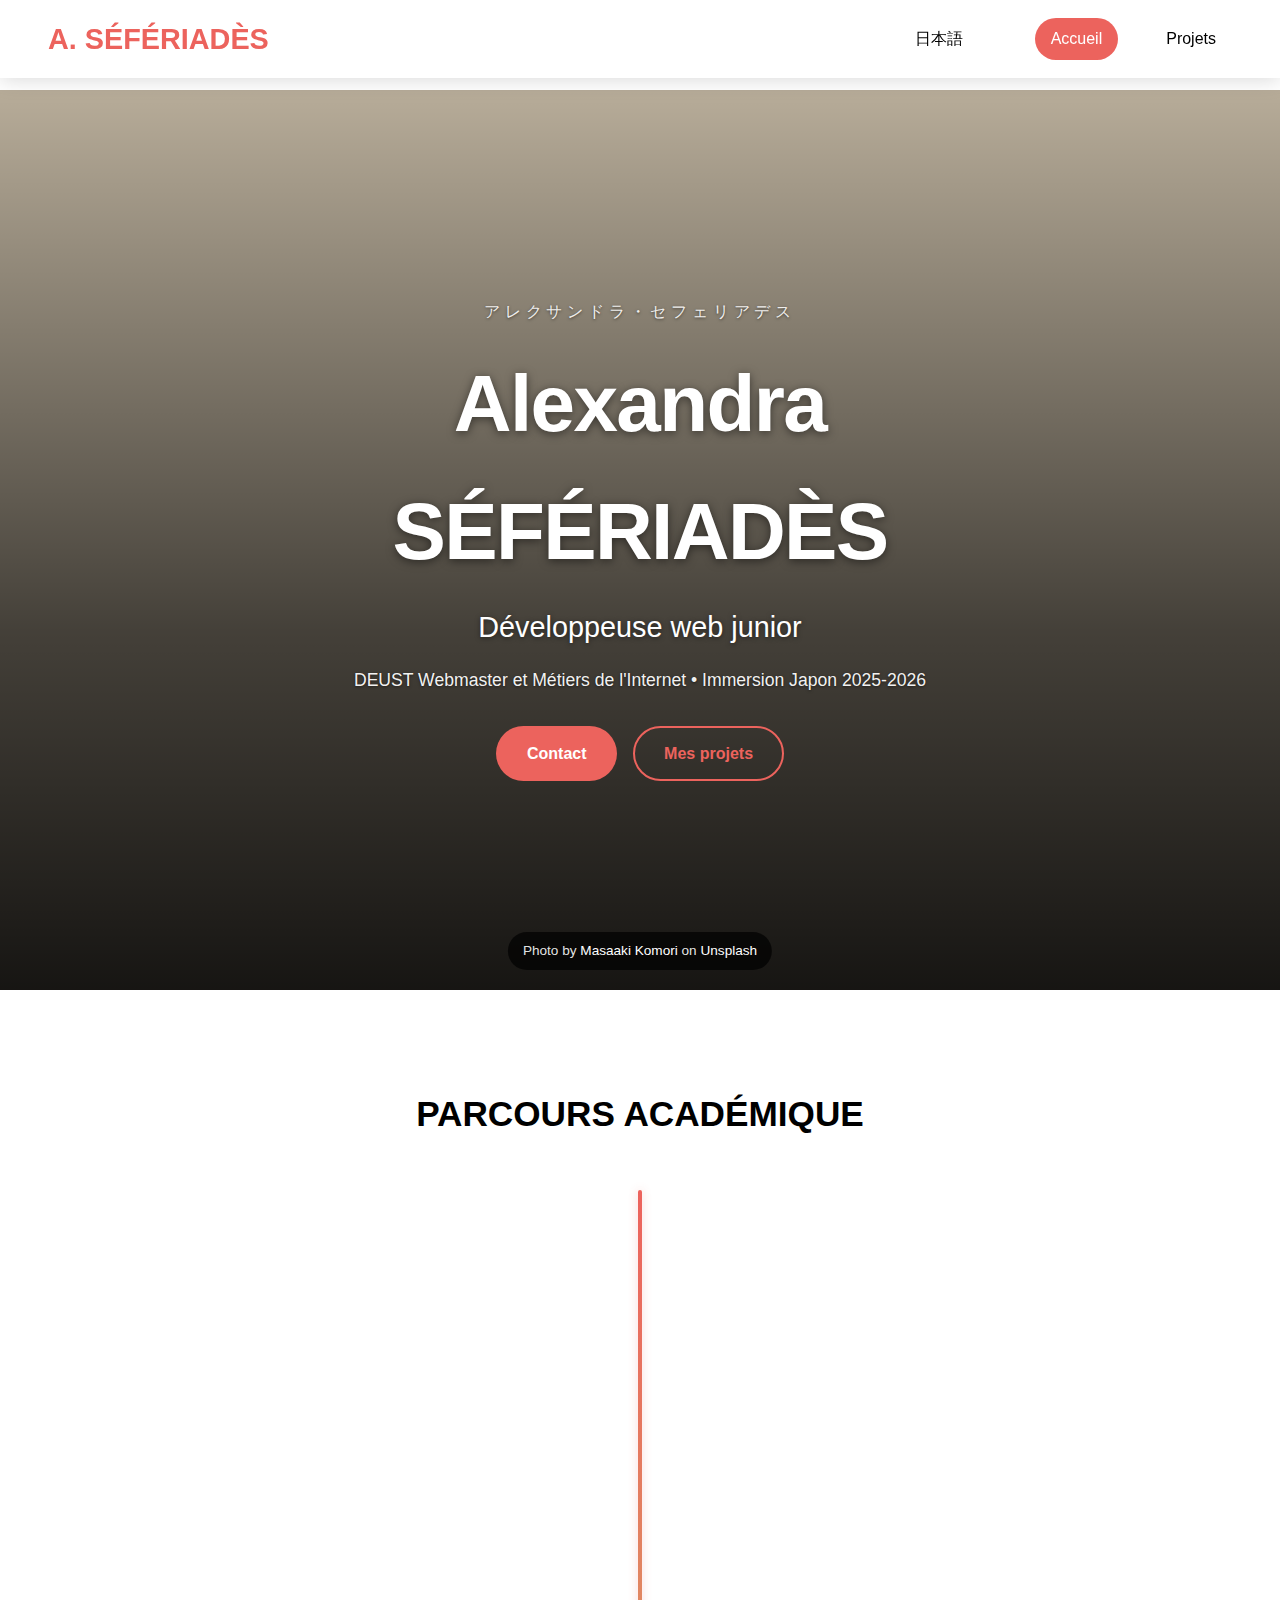
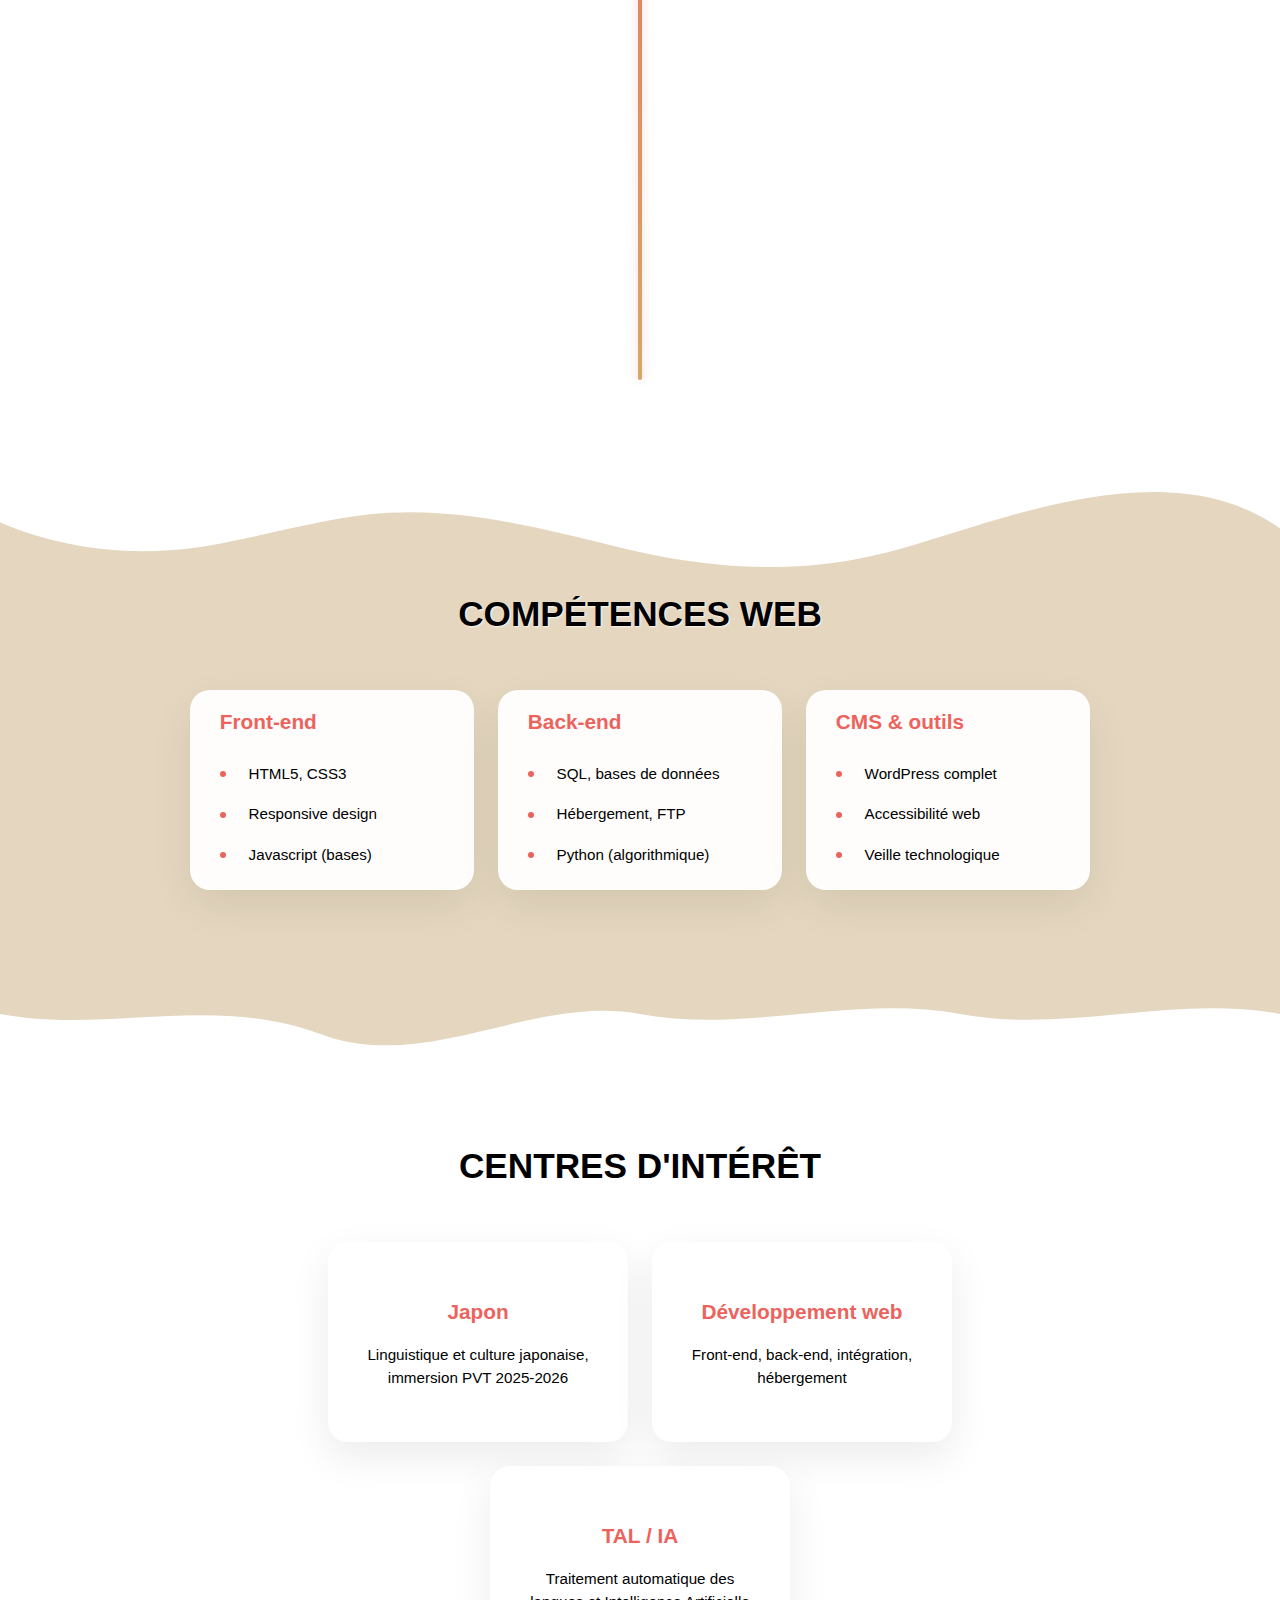
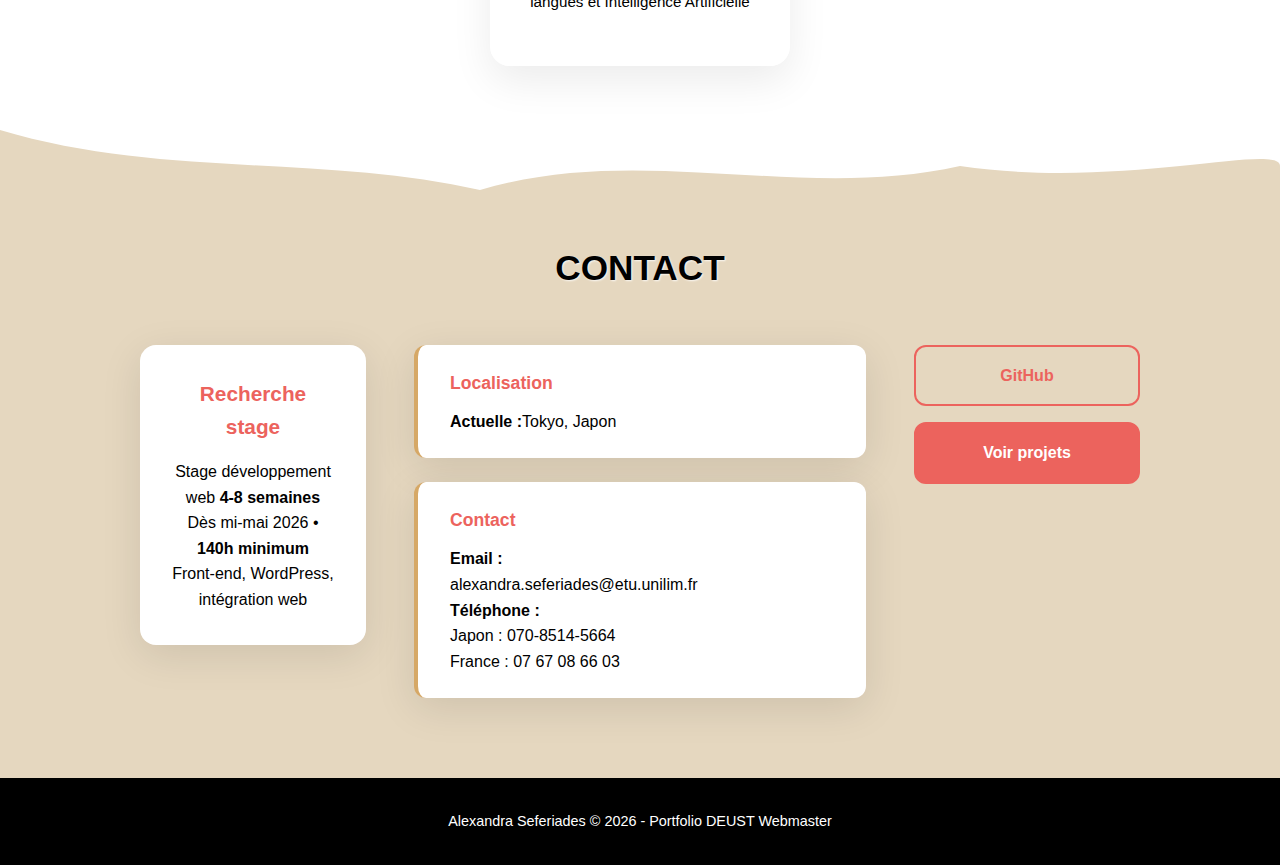
<file: Portfolio/index.html>
<!DOCTYPE html>
<html lang="fr">
<head>
    <meta charset="UTF-8">
    <meta name="viewport" content="width=device-width, initial-scale=1.0">
    <title>Alexandra Seferiades - Portfolio</title>
    <link rel="stylesheet" href="feuille_de_style_portfolio.css">
</head>
<body>
    <header>
        <nav class="navbar">
            <div class="logo">A. SÉFÉRIADÈS</div>
            <div class="nav-links">
                <a href="index.html" class="nav-link active">Accueil</a>
                <a href="projets.html" class="nav-link">Projets</a>
            </div>
        </nav>
    </header>

    <main>
        <section class="hero" id="hero-background">
            <div class="hero-overlay"></div>
            <div class="hero-content">
                <div class="hero-kana">アレクサンドラ・セフェリアデス</div>
                <h1>Alexandra SÉFÉRIADÈS</h1>
                <h2>Développeuse web junior</h2>
                <p>DEUST Webmaster et Métiers de l'Internet • Immersion Japon 2025-2026</p>
                <div class="hero-actions">
                    <a href="#contact" class="btn btn-primary">Contact</a>
                    <a href="projets.html" class="btn btn-outline">Mes projets</a>
                </div>
            </div>

            <div class="unsplash-credit">
        Photo by <a href="https://unsplash.com/photos/pathway-in-between-forest-during-day--4pA83nGCR8?utm_source=portfolio&utm_medium=referral" target="_blank">Masaaki Komori</a> 
        on <a href="https://unsplash.com/?utm_source=portfolio&utm_medium=referral" target="_blank">Unsplash</a>
    </div>
        </section>

        <!-- CHRONOLOGIE -->
        <section class="timeline-section">
            <h2>PARCOURS ACADÉMIQUE</h2>
            <div class="timeline">
                <div class="timeline-item">
                    <div class="timeline-marker"></div>
                    <div class="timeline-date">2025 - en cours</div>
                    <div class="timeline-content">
                        <h3>DEUST Webmaster et Métiers de l'Internet</h3>
                        <p>Faculté des Sciences et Techniques, Limoges</p>
                    </div>
                </div>
                <div class="timeline-item">
                    <div class="timeline-marker"></div>
                    <div class="timeline-date">2022 - en cours</div>
                    <div class="timeline-content">
                        <h3>Licence LLCER Japonais</h3>
                        <p>INALCO, Paris</p>
                    </div>
                </div>
                <div class="timeline-item">
                    <div class="timeline-marker"></div>
                    <div class="timeline-date">2022</div>
                    <div class="timeline-content">
                        <h3>Baccalauréat Général</h3>
                        <p>Lycée Pierre d'Ailly, Compiègne<br>Spécialités : SVT, Maths, Physique-Chimie</p>
                        <p>Options : japonais, droit et enjeux du monde contemporain</p>
                    </div>
                </div>
            </div>
        </section>

       
        <div class="wave-divider wave-1">
            <svg viewBox="0 0 1200 120" preserveAspectRatio="none">
                <path d="M0,120V46.29c47.79,22.2,103.59,32.17,158,28,70.36-5.37,136.33-33.31,206.8-37.5C438.64,32.43,512.34,53.67,583,72.05c69.27,18,138.3,24.88,209.4,13.08,36.15-6,69.85-17.84,104.45-29.34C989.49,25,1113-14.29,1200,52.47V120Z"/>
            </svg>
        </div>

        
        <section class="skills-section">
            <h2>COMPÉTENCES WEB</h2>
            <div class="skills-grid">
                <div class="skill-card">
                    <h3>Front-end</h3>
                    <ul>
                        <li>HTML5, CSS3</li>
                        <li>Responsive design</li>
                        <li>Javascript (bases)</li>
                    </ul>
                </div>
                <div class="skill-card">
                    <h3>Back-end</h3>
                    <ul>
                        <li>SQL, bases de données</li>
                        <li>Hébergement, FTP</li>
                        <li>Python (algorithmique)</li>
                    </ul>
                </div>
                <div class="skill-card">
                    <h3>CMS & outils</h3>
                    <ul>
                        <li>WordPress complet</li>
                        <li>Accessibilité web</li>
                        <li>Veille technologique</li>
                    </ul>
                </div>
            </div>
        </section>

        
        <div class="wave-divider wave-2">
            <svg viewBox="0 0 1200 120" preserveAspectRatio="none">
                <path d="M0,0V60C100,80 200,40 300,80C400,120 500,40 600,60C700,80 800,40 900,60C1000,80 1100,40 1200,60V0Z"/>
            </svg>
        </div>

        
        <section class="interests-section">
            <h2>CENTRES D'INTÉRÊT</h2>
            <div class="interests-grid">
                <div class="interest-card">
                    <h3>Japon</h3>
                    <p>Linguistique et culture japonaise, immersion PVT 2025-2026</p>
                </div>
                <div class="interest-card">
                    <h3>Développement web</h3>
                    <p>Front-end, back-end, intégration, hébergement</p>
                </div>
                <div class="interest-card">
                    <h3>TAL / IA</h3>
                    <p>Traitement automatique des langues et Intelligence Artificielle</p>
                </div>
            </div>
        </section>

        
        <div class="wave-divider wave-contact">
            <svg viewBox="0 0 1200 100" preserveAspectRatio="none">
                <path d="M0,100V0C150,40 300,20 450,50C600,10 750,60 900,30C1050,50 1200,10 1200,30V100H0Z"/>
            </svg>
        </div>

        
        <section class="contact-section" id="contact">
            <h2>CONTACT</h2>
            <div class="contact-container">
                <div class="contact-main">
                    <h3>Recherche stage</h3>
                    <p>Stage développement web <strong>4-8 semaines</strong><br>
                    Dès mi-mai 2026 • <strong>140h minimum</strong><br>
                    Front-end, WordPress, intégration web</p>
                </div>
                <div class="contact-details">
                    <div class="contact-card">
                        <h4>Localisation</h4>
                        <p><strong>Actuelle :</strong>Tokyo, Japon</p>
                    </div>
                    <div class="contact-card">
                        <h4>Contact</h4>
                        <p><strong>Email :</strong><br>
                        alexandra.seferiades@etu.unilim.fr</p>
                        <p><strong>Téléphone :</strong><br>
                        Japon : 070-8514-5664<br>France : 07 67 08 66 03</p>
                    </div>
                </div>
                <div class="contact-links">
                    <a href="https://github.com/alexandra-seferiades/uel106" class="social-btn" target="_blank">GitHub</a>
                    <a href="projets.html" class="social-btn primary">Voir projets</a>
                </div>
            </div>
        </section>
    </main>

    <footer>
        <p>Alexandra Seferiades © 2026 - Portfolio DEUST Webmaster</p>
    </footer>

<script>
async function traduirePortfolio() {
    try {
        const texte = document.querySelector('h1').textContent + '\n' + 
                      document.querySelector('h2').textContent;
        
        const reponse = await fetch('https://libretranslate.com/translate', {
            method: 'POST',
            headers: { 'Content-Type': 'application/json' },
            body: JSON.stringify({
                q: texte,
                source: 'fr',
                target: 'ja',
                format: 'text'
            })
        });
        
        const data = await reponse.json();
        const traductions = data[0].translatedText.split('\n');
        document.querySelector('h1').textContent = traductions[0];
        document.querySelector('h2').textContent = traductions[1] || 'Web Developer';
        
        // Change bouton
        document.querySelector('.translate-link').textContent = 'Français';
    } catch(e) {
        document.querySelector('h1').textContent = 'アレクサンドラ・セフェリアデス';
        document.querySelector('h2').textContent = 'ウェブ開発者 ジュニア';
    }
}

async function chargerPhotoJapon() {
    const PEXELS_KEY = '563492ad6f91700001000001d5a693847e8a47f2b5b8e1e7f8a6b8f7';
    
    try {
        const reponse = await fetch(
            `https://api.pexels.com/v1/search?query=japan&orientation=landscape&per_page=1`,
            { headers: { Authorization: PEXELS_KEY } }
        );
        const data = await reponse.json();
        const photo = data.photos[0];
        
        const hero = document.querySelector('.hero, #hero-background');
        hero.style.backgroundImage = `url(${photo.src.original})`;
        hero.style.backgroundSize = 'cover';
        hero.style.backgroundPosition = 'center';
        
    } catch(error) {
        const hero = document.querySelector('.hero, #hero-background');
        hero.style.backgroundImage = "url('https://images.pexels.com/photos/2710856/pexels-photo-2710856.jpeg?auto=compress&cs=tinysrgb&w=1920')";
    }
}

document.addEventListener('DOMContentLoaded', function() {
    // Bouton traduction
    const navLinks = document.querySelector('.nav-links');
    const boutonTrad = document.createElement('a');
    boutonTrad.href = 'javascript:void(0)';
    boutonTrad.className = 'nav-link translate-link';
    boutonTrad.textContent = '日本語';
    boutonTrad.onclick = traduirePortfolio;
    navLinks.insertBefore(boutonTrad, navLinks.firstChild);
    
    // Photo
    chargerPhotoJapon();
});
</script>





</body>
</html>
</file>
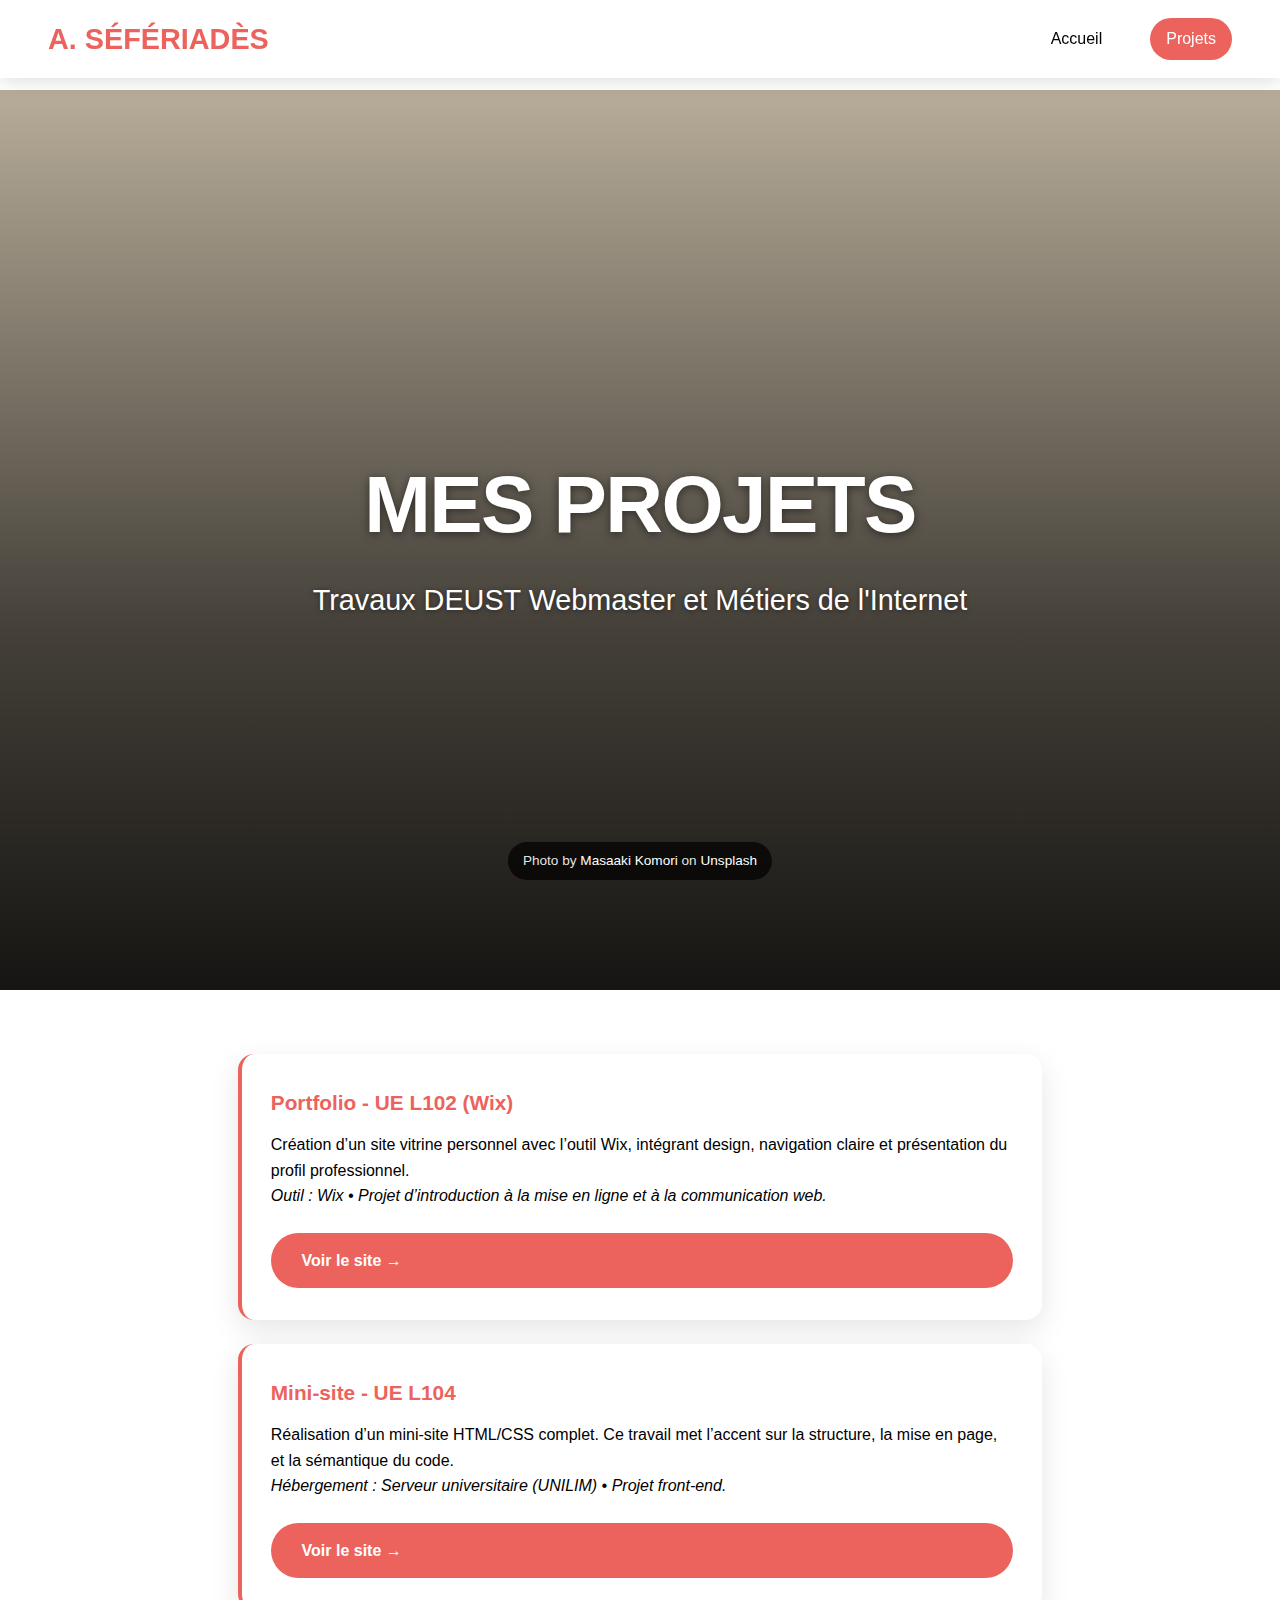
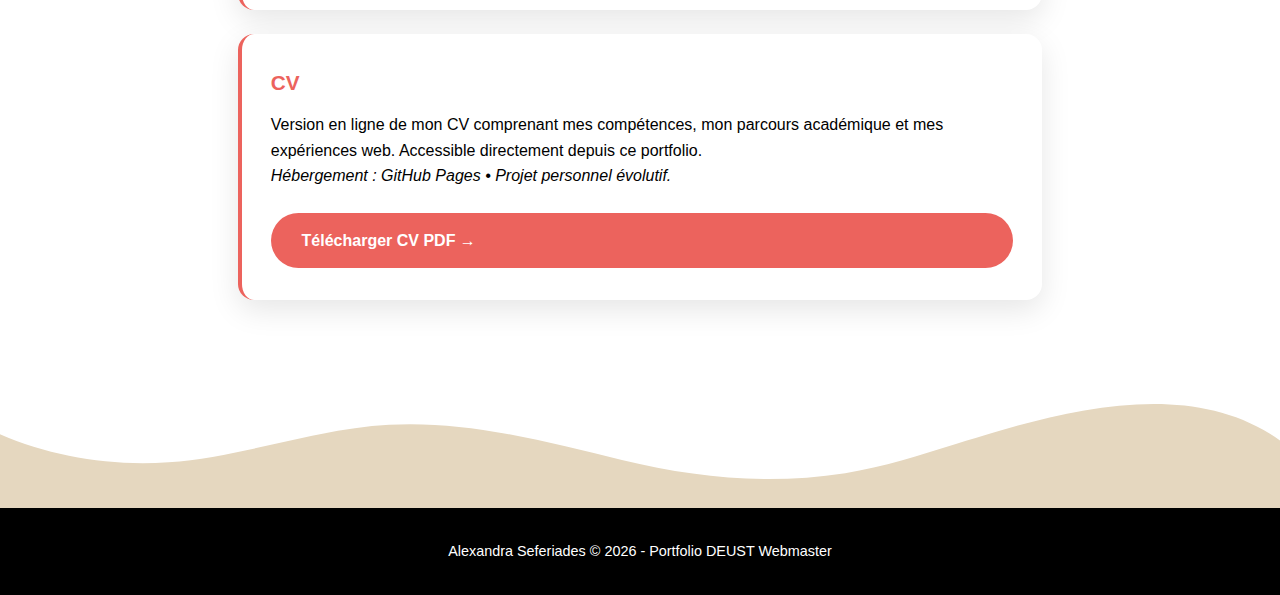
<file: Portfolio/projets.html>
<!DOCTYPE html>
<html lang="fr">
<head>
    <meta charset="UTF-8">
    <meta name="viewport" content="width=device-width, initial-scale=1.0">
    <title>Mes projets - Alexandra Seferiades</title>
    <link rel="stylesheet" href="feuille_de_style_portfolio.css">
</head>
<body>
    <header>
        <nav class="navbar">
            <div class="logo">A. SÉFÉRIADÈS</div>
            <div class="nav-links">
                <a href="index.html" class="nav-link">Accueil</a>
                <a href="projets.html" class="nav-link active">Projets</a>
            </div>
        </nav>
    </header>

    <main>
        <section class="hero">
            <div class="hero-overlay"></div>
            <div class="hero-content">
                <h1>MES PROJETS</h1>
                <h2>Travaux DEUST Webmaster et Métiers de l'Internet</h2>
            </div>
        </section>

        <div class="unsplash-credit">
            Photo by <a href="https://unsplash.com/photos/pathway-in-between-forest-during-day--4pA83nGCR8?utm_source=portfolio&utm_medium=referral" target="_blank">Masaaki Komori</a> 
            on <a href="https://unsplash.com/?utm_source=portfolio&utm_medium=referral" target="_blank">Unsplash</a>
        </div>

        <section class="projects-section">
            <div class="project">
                <h3>Portfolio - UE L102 (Wix)</h3>
                <p>Création d’un site vitrine personnel avec l’outil Wix, intégrant design, navigation claire et présentation du profil professionnel.</p>
                <p><em>Outil : Wix • Projet d’introduction à la mise en ligne et à la communication web.</em></p>
                <a href="https://alexandraseferiade.wixsite.com/monportfolio" class="btn btn-primary" target="_blank">Voir le site →</a>
            </div>

            <div class="project">
                <h3>Mini-site - UE L104</h3>
                <p>Réalisation d’un mini-site HTML/CSS complet. Ce travail met l’accent sur la structure, la mise en page, et la sémantique du code.</p>
                <p><em>Hébergement : Serveur universitaire (UNILIM) • Projet front-end.</em></p>
                <a href="https://seferiades1.hosting.unilim.fr/uel106/minisite/index.html" class="btn btn-primary" target="_blank">Voir le site →</a>
            </div>

            <div class="project">
                <h3>CV</h3>
                <p>Version en ligne de mon CV comprenant mes compétences, mon parcours académique et mes expériences web. Accessible directement depuis ce portfolio.</p>
                <p><em>Hébergement : GitHub Pages • Projet personnel évolutif.</em></p>
                <a href="https://raw.githubusercontent.com/alexandra-seferiades/uel106/main/L104-seferiades-alexandra-css%20copie%202/cv_alexandra_seferiades.pdf
" class="btn btn-primary" target="_blank" download>Télécharger CV PDF →</a>
            </div>
        </section>

        <div class="footer-wave">
            <svg viewBox="0 0 1200 120" preserveAspectRatio="none">
                <path d="M0,120V46.29c47.79,22.2,103.59,32.17,158,28,70.36-5.37,136.33-33.31,206.8-37.5C438.64,32.43,512.34,53.67,583,72.05c69.27,18,138.3,24.88,209.4,13.08,36.15-6,69.85-17.84,104.45-29.34C989.49,25,1113-14.29,1200,52.47V120Z"/>
            </svg>
        </div>
    </main>

    <footer>
        <p>Alexandra Seferiades © 2026 - Portfolio DEUST Webmaster</p>
    </footer>

    
    <script>
    async function chargerPhotoJapon() {
        const UNSPLASH_KEY = 'XbrcxUGaVL-uleWREmmRe7LsL99impEMzQWp--mwYVg'; 
        
        try {
            const reponse = await fetch(
                `https://api.unsplash.com/photos/random?query=japan&orientation=landscape&client_id=${UNSPLASH_KEY}`
            );
            const photo = await reponse.json();
            
            const hero = document.querySelector('.hero') || document.getElementById('hero-background');
            hero.style.backgroundImage = `url(${photo.urls.regular})`;
            
            let credit = document.querySelector('.unsplash-credit');
            if (!credit) {
                credit = document.createElement('div');
                credit.className = 'unsplash-credit';
                hero.appendChild(credit);
            }
            credit.innerHTML = `Photo by <a href="${photo.links.html}?utm_source=portfolio&utm_medium=referral" target="_blank">${photo.user.name}</a> on <a href="https://unsplash.com/?utm_source=portfolio&utm_medium=referral" target="_blank">Unsplash</a>`;
            
        } catch(error) {
            console.log('Unsplash fallback');
            document.querySelector('.hero, #hero-background').style.backgroundImage = 
                "url('https://images.unsplash.com/photo-1540959733332-eab4deabeeaf?ixlib=rb-4.0.3')";
        }
    }

    document.addEventListener('DOMContentLoaded', chargerPhotoJapon);
    </script>

</body>
</html>
</file>
<file: Portfolio/feuille_de_style_portfolio.css>
/* PALETTE JAPONAISE */
:root {
    --corail: #ec635d;
    --or: #d6a866;
    --blanc: #ffffff;
    --beige: #e5d7bf;
    --noir: #000000;
}

/* BASE */
* { margin: 0; padding: 0; box-sizing: border-box; }
body { 
    font-family: -apple-system, BlinkMacSystemFont, 'Segoe UI', sans-serif;
    line-height: 1.6;
    color: var(--noir);
}

html { scroll-behavior: smooth; }

/* NAVBAR FIXED */
.navbar {
    position: fixed;
    top: 0;
    left: 0;
    width: 100%;
    z-index: 1000;
    background: var(--blanc);
    box-shadow: 0 2px 20px rgba(0,0,0,0.15);
    padding: 1rem 3rem;
    display: flex;
    justify-content: space-between;
    align-items: center;
}

.logo {
    font-size: 1.8rem;
    font-weight: bold;
    color: var(--corail);
}

.nav-links { display: flex; gap: 2rem; }
.nav-link {
    text-decoration: none;
    color: var(--noir);
    padding: 0.5rem 1rem;
    border-radius: 25px;
    transition: all 0.3s;
    font-weight: 500;
}
.nav-link.active, .nav-link:hover {
    background: var(--corail);
    color: white;
}

/* MARGE CONTENU */
main { margin-top: 90px; }

/* HERO */
.hero {
    position: relative;
    min-height: 100vh;
    display: flex;
    align-items: center;
    justify-content: center;
    text-align: center;
    overflow: hidden;
    background: var(--beige);
    background-size: cover;
    background-position: center;
}

.hero-overlay {
    position: absolute;
    inset: 0;
    background: linear-gradient(to bottom, rgba(0,0,0,0.2) 0%, rgba(0,0,0,0.7) 60%, rgba(0,0,0,0.9) 100%);
    z-index: 1;
}

.hero-content {
    position: relative;
    z-index: 2;
    max-width: 800px;
    padding: 0 2rem;
}

.hero-content h1 {
    font-size: clamp(3rem, 8vw, 5rem);
    font-weight: 800;
    margin-bottom: 0.5rem;
    color: var(--blanc);
    text-shadow: 0 2px 10px rgba(0,0,0,0.5);
    letter-spacing: -0.02em;
}

.hero-content h2 {
    color: var(--blanc);
    font-size: clamp(1.2rem, 3vw, 1.8rem);
    margin-bottom: 1rem;
    font-weight: 400;
    text-shadow: 0 1px 5px rgba(0,0,0,0.5);
}

.hero-content > p {
    color: rgba(255,255,255,0.95);
    font-size: 1.1rem;
    margin-bottom: 2rem;
    text-shadow: 0 1px 3px rgba(0,0,0,0.5);
}

.hero-actions { 
    display: flex; 
    gap: 1rem; 
    justify-content: center; 
    flex-wrap: wrap; 
}

.hero-status {
    position: absolute;
    bottom: 2rem;
    left: 50%;
    transform: translateX(-50%);
    color: rgba(255,255,255,0.9);
    font-size: 0.85rem;
    z-index: 2;
}

.hero-kana {
    font-size: 1rem;
    letter-spacing: 0.3em;
    color: rgba(255,255,255,0.9);
    margin-bottom: 1rem;
    text-transform: uppercase;
    text-shadow: 0 1px 3px rgba(0,0,0,0.5);
}

/* TITRES */
h2 {
    text-align: center;
    font-size: 2.2rem;
    margin-bottom: 3rem;
    color: var(--noir);
}

/* CHRONOLOGIE */
.timeline-section {
    padding: 6rem 3rem;
    max-width: 1100px;
    margin: 0 auto;
    position: relative;
}

.timeline {
    position: relative;
    padding: 2rem 0;
}

.timeline::before {
    content: '';
    position: absolute;
    left: 50%;
    top: 0;
    bottom: 0;
    width: 4px;
    background: linear-gradient(to bottom, var(--corail), var(--or));
    transform: translateX(-50%);
    border-radius: 2px;
    box-shadow: 0 0 10px rgba(236,99,93,0.3);
}

.timeline-item {
    position: relative;
    margin-bottom: 4rem;
    display: flex;
    align-items: flex-start;
    opacity: 0;
    animation: slideInUp 0.6s ease forwards;
}

.timeline-item:nth-child(odd) { justify-content: flex-end; padding-right: 3rem; }
.timeline-item:nth-child(even) { justify-content: flex-start; padding-left: 3rem; }

.timeline-marker {
    position: absolute;
    left: 50%;
    top: 0.5rem;
    transform: translateX(-50%);
    width: 20px;
    height: 20px;
    background: linear-gradient(135deg, var(--corail), var(--or));
    border-radius: 50%;
    border: 4px solid var(--blanc);
    box-shadow: 0 4px 15px rgba(236,99,93,0.4);
    z-index: 2;
    transition: all 0.3s ease;
}

.timeline-item:hover .timeline-marker {
    transform: translateX(-50%) scale(1.2);
    box-shadow: 0 6px 25px rgba(236,99,93,0.6);
}

.timeline-date {
    position: absolute;
    left: 50%;
    top: -10px;
    transform: translateX(-50%);
    background: linear-gradient(135deg, var(--corail), var(--or));
    color: white;
    padding: 0.4rem 1rem;
    border-radius: 25px;
    font-size: 0.9rem;
    font-weight: 700;
    white-space: nowrap;
    box-shadow: 0 4px 15px rgba(236,99,93,0.4);
    z-index: 3;
}

.timeline-content {
    flex: 1;
    max-width: 45%;
    background: var(--blanc);
    padding: 2rem 2.5rem;
    border-radius: 20px;
    box-shadow: 0 10px 40px rgba(0,0,0,0.1);
    border: 1px solid rgba(214,168,102,0.2);
    position: relative;
    transition: all 0.3s ease;
}

.timeline-item:hover .timeline-content {
    transform: translateY(-8px);
    box-shadow: 0 20px 60px rgba(0,0,0,0.15);
}

.timeline-content::before {
    content: '';
    position: absolute;
    top: 2rem;
    width: 0;
    height: 0;
    border-style: solid;
}

.timeline-item:nth-child(odd) .timeline-content::before {
    right: -15px;
    border-width: 15px 0 15px 15px;
    border-color: transparent transparent transparent var(--blanc);
}

.timeline-item:nth-child(even) .timeline-content::before {
    left: -15px;
    border-width: 15px 15px 15px 0;
    border-color: transparent var(--blanc) transparent transparent;
}

.timeline-content h3 {
    color: var(--corail);
    margin-bottom: 0.8rem;
    font-size: 1.4rem;
}

/* VAGUES JAPONAISES */
.wave-divider {
    position: relative;
    height: 120px;
    overflow: hidden;
    margin: 0;
}

.wave-divider svg {
    display: block;
    width: 100%;
    height: 100%;
}

.wave-divider path { fill: currentColor; }

.wave-1 { color: #e5d7bf; }
.wave-2 { color: #e5d7bf; }
.wave-contact { color: #e5d7bf; }

/* VAGUE AVANT FOOTER */
.footer-wave {
    position: relative;
    height: 120px;
    overflow: hidden;
    margin: 0;
}

.footer-wave svg {
    display: block;
    width: 100%;
    height: 100%;
}

.footer-wave path { 
    fill: currentColor; 
}

.footer-wave { 
    color: #e5d7bf; 
}

/* COMPÉTENCES */
.skills-section {
    padding: 0 3rem 4rem 3rem;
    background: var(--beige);
    margin-top: -10px;
}

.skills-section h2 {
    color: var(--noir) !important;
    text-shadow: 1px 1px 2px rgba(255,255,255,0.8);
}

/* INTÉRÊTS */
.interests-section {
    padding: 4rem 3rem;
    max-width: 900px;
    margin: 0 auto;
}

/* CONTACT */
.contact-section {
    padding: 0 3rem 5rem 3rem;
    background: var(--beige);
    margin-top: -10px;
}

.contact-section h2 {
    color: var(--noir); 
    text-shadow: 1px 1px 2px rgba(255,255,255,0.8);
}

/* GRILLES SKILLS/INTERESTS */
.skills-grid, .interests-grid {
    display: flex;
    flex-wrap: wrap;
    gap: 1.5rem;
    max-width: 900px;
    margin: 0 auto;
    justify-content: center;
}

.skill-card, .interest-card {
    background: rgba(255, 255, 255, 0.95);
    padding: 2rem 1.8rem;
    border-radius: 20px;
    box-shadow: 0 15px 40px rgba(0,0,0,0.08);
    border: 1px solid rgba(255,255,255,0.3);
    transition: all 0.3s ease;
    flex: 1 1 280px;
    max-width: 300px;
    height: 200px;
    display: flex;
    flex-direction: column;
    justify-content: center;
}

.skill-card:hover, .interest-card:hover {
    transform: translateY(-8px);
    box-shadow: 0 20px 60px rgba(0,0,0,0.15);
}

.skill-card h3, .interest-card h3 {
    color: var(--corail);
    margin-bottom: 1rem;
    font-size: 1.3rem;
    font-weight: 700;
}

.skill-card ul {
    list-style: none;
    padding: 0;
    margin: 0;
    flex-grow: 1;
    display: flex;
    flex-direction: column;
    justify-content: center;
}

.skill-card li {
    padding: 0.5rem 0;
    padding-left: 1.8rem;
    position: relative;
    color: var(--noir);
    font-weight: 500;
    font-size: 0.95rem;
    transition: all 0.3s ease;
}

.skill-card li::before {
    content: '';
    position: absolute;
    left: 0;
    top: 50%;
    transform: translateY(-50%);
    width: 6px;
    height: 6px;
    background: var(--corail);
    border-radius: 50%;
}

.skill-card:hover li { transform: translateX(4px); }

.interest-card {
    text-align: center;
    align-items: center;
}

.interest-card p {
    font-size: 0.95rem;
    line-height: 1.5;
    margin: 0;
}

/* PROJETS */
.projects-section {
    padding: 4rem 3rem;
    max-width: 900px;
    margin: 0 auto;
}

.project {
    background: var(--blanc);
    padding: 2rem 1.8rem;
    margin-bottom: 1.5rem;
    border-radius: 16px;
    box-shadow: 0 10px 30px rgba(0,0,0,0.1);
    border-left: 4px solid var(--corail);
    transition: all 0.3s ease;
    display: flex;
    flex-direction: column;
    justify-content: space-between;
    min-height: 140px;
}

.project:hover {
    transform: translateY(-8px);
    box-shadow: 0 20px 60px rgba(0,0,0,0.15);
}

.project h3 {
    color: var(--corail);
    margin-bottom: 0.8rem;
    font-size: 1.3rem;
}

/* CONTACT GRID */
.contact-container {
    max-width: 1000px;
    margin: 0 auto;
    display: grid;
    grid-template-columns: 1fr 2fr 1fr;
    gap: 3rem;
    align-items: start;
}

.contact-main {
    background: var(--blanc);
    padding: 2rem;
    border-radius: 16px;
    box-shadow: 0 10px 40px rgba(0,0,0,0.1);
    text-align: center;
    transition: all 0.3s ease;
}

.contact-main:hover {
    transform: translateY(-8px);
    box-shadow: 0 20px 60px rgba(0,0,0,0.15);
}

.contact-main h3 {
    color: var(--corail);
    margin-bottom: 1rem;
    font-size: 1.3rem;
}

.contact-details { display: flex; flex-direction: column; gap: 1.5rem; }

.contact-card {
    background: var(--blanc);
    padding: 1.5rem 2rem;
    border-radius: 12px;
    box-shadow: 0 10px 40px rgba(0,0,0,0.1);
    border-left: 4px solid var(--or);
    transition: all 0.3s ease;
}

.contact-card:hover {
    transform: translateY(-8px);
    box-shadow: 0 20px 60px rgba(0,0,0,0.15);
}

.contact-card h4 {
    color: var(--corail);
    margin-bottom: 0.75rem;
    font-size: 1.1rem;
}

.contact-links { display: flex; flex-direction: column; gap: 1rem; }

.social-btn {
    padding: 1rem 1.5rem;
    border-radius: 12px;
    text-decoration: none;
    font-weight: 600;
    text-align: center;
    transition: all 0.3s;
    border: 2px solid var(--corail);
    color: var(--corail);
}

.social-btn.primary { background: var(--corail); color: white; }
.social-btn:hover {
    transform: translateY(-2px);
    box-shadow: 0 10px 30px rgba(236,99,93,0.3);
}

/* BOUTONS */
.btn {
    display: inline-block;
    padding: 0.8rem 1.8rem;
    border-radius: 30px;
    text-decoration: none;
    font-weight: 600;
    transition: all 0.3s;
    border: 2px solid transparent;
}

.btn-primary { background: var(--corail); color: white; }
.btn-primary:hover { background: var(--or); transform: translateY(-2px); }
.btn-outline { background: transparent; color: var(--corail); border-color: var(--corail); }
.btn-outline:hover { background: var(--corail); color: white; }

/* FOOTER */
footer {
    background: var(--noir);
    color: white;
    text-align: center;
    padding: 2rem;
    font-size: 0.9rem;
}

/* ANIMATIONS */
@keyframes slideInUp {
    to { opacity: 1; transform: translateY(0); }
}

.timeline-item:nth-child(1) { animation-delay: 0.1s; }
.timeline-item:nth-child(2) { animation-delay: 0.2s; }
.timeline-item:nth-child(3) { animation-delay: 0.3s; }

/* RESPONSIVE */
@media (max-width: 768px) {
    .navbar { padding: 1rem 1.5rem; }
    main { margin-top: 80px; }
    .hero-content { padding: 0 1.5rem; }
    
    .timeline::before { left: 2rem; }
    .timeline-item {
        flex-direction: column;
        padding-left: 4rem !important;
        padding-right: 0 !important;
        margin-bottom: 3rem;
    }
    .timeline-marker { left: 1.5rem; }
    .timeline-date { left: 2.5rem; transform: none; top: -15px; }
    .timeline-content { max-width: 100%; margin-left: 0 !important; }
    .timeline-content::before { display: none; }
    
    .contact-container { grid-template-columns: 1fr; gap: 2rem; }
    .skills-grid, .interests-grid { flex-direction: column; align-items: center; gap: 1rem; }
    .skill-card, .interest-card { max-width: 100%; width: 300px; }
    
    .wave-divider, .footer-wave { height: 60px; }
    .skills-section, .contact-section { margin-top: -5px; }
}

@media (max-width: 480px) {
    .navbar { padding: 1rem 1rem; font-size: 0.9rem; }
    .logo { font-size: 1.5rem; }
    .nav-links { gap: 1rem; }
}

/* TRADUCTION - À GAUCHE DE "Accueil" */
.translate-link {
    margin-right: 1.5rem !important;  /* Espace avant "Accueil" */
}

.translate-link:hover {
    background: var(--corail) !important;
    color: white !important;
    transform: translateY(-1px) !important;
}

/* API UNSPLASH - PHOTOS JAPON */
.hero, #hero-background {
    background-size: cover !important;
    background-position: center !important;
    background-repeat: no-repeat !important;
}

.unsplash-credit {
    position: absolute !important;
    bottom: 20px !important;
    left: 50% !important;
    transform: translateX(-50%) !important;
    color: rgba(255,255,255,0.9) !important;
    font-size: 0.85rem !important;
    z-index: 2 !important;
    text-align: center !important;
}

.unsplash-credit a {
    color: white !important;
    text-decoration: none !important;
}

/* UNSPLASH */
.hero, #hero-background {
    
    background-size: cover !important;
    background-position: center !important;
    background-repeat: no-repeat !important;
}

.unsplash-credit {
    position: absolute;
    bottom: 20px;
    left: 50%;
    transform: translateX(-50%);
    background: rgba(0,0,0,0.7);
    color: white;
    font-size: 0.85rem;
    padding: 8px 15px;
    border-radius: 20px;
    z-index: 10;
}

.unsplash-credit a {
    color: #ec635d;
    text-decoration: none;
    font-weight: 500;
}

.project .btn {
    margin-top: 1.5rem;
}
</file>
